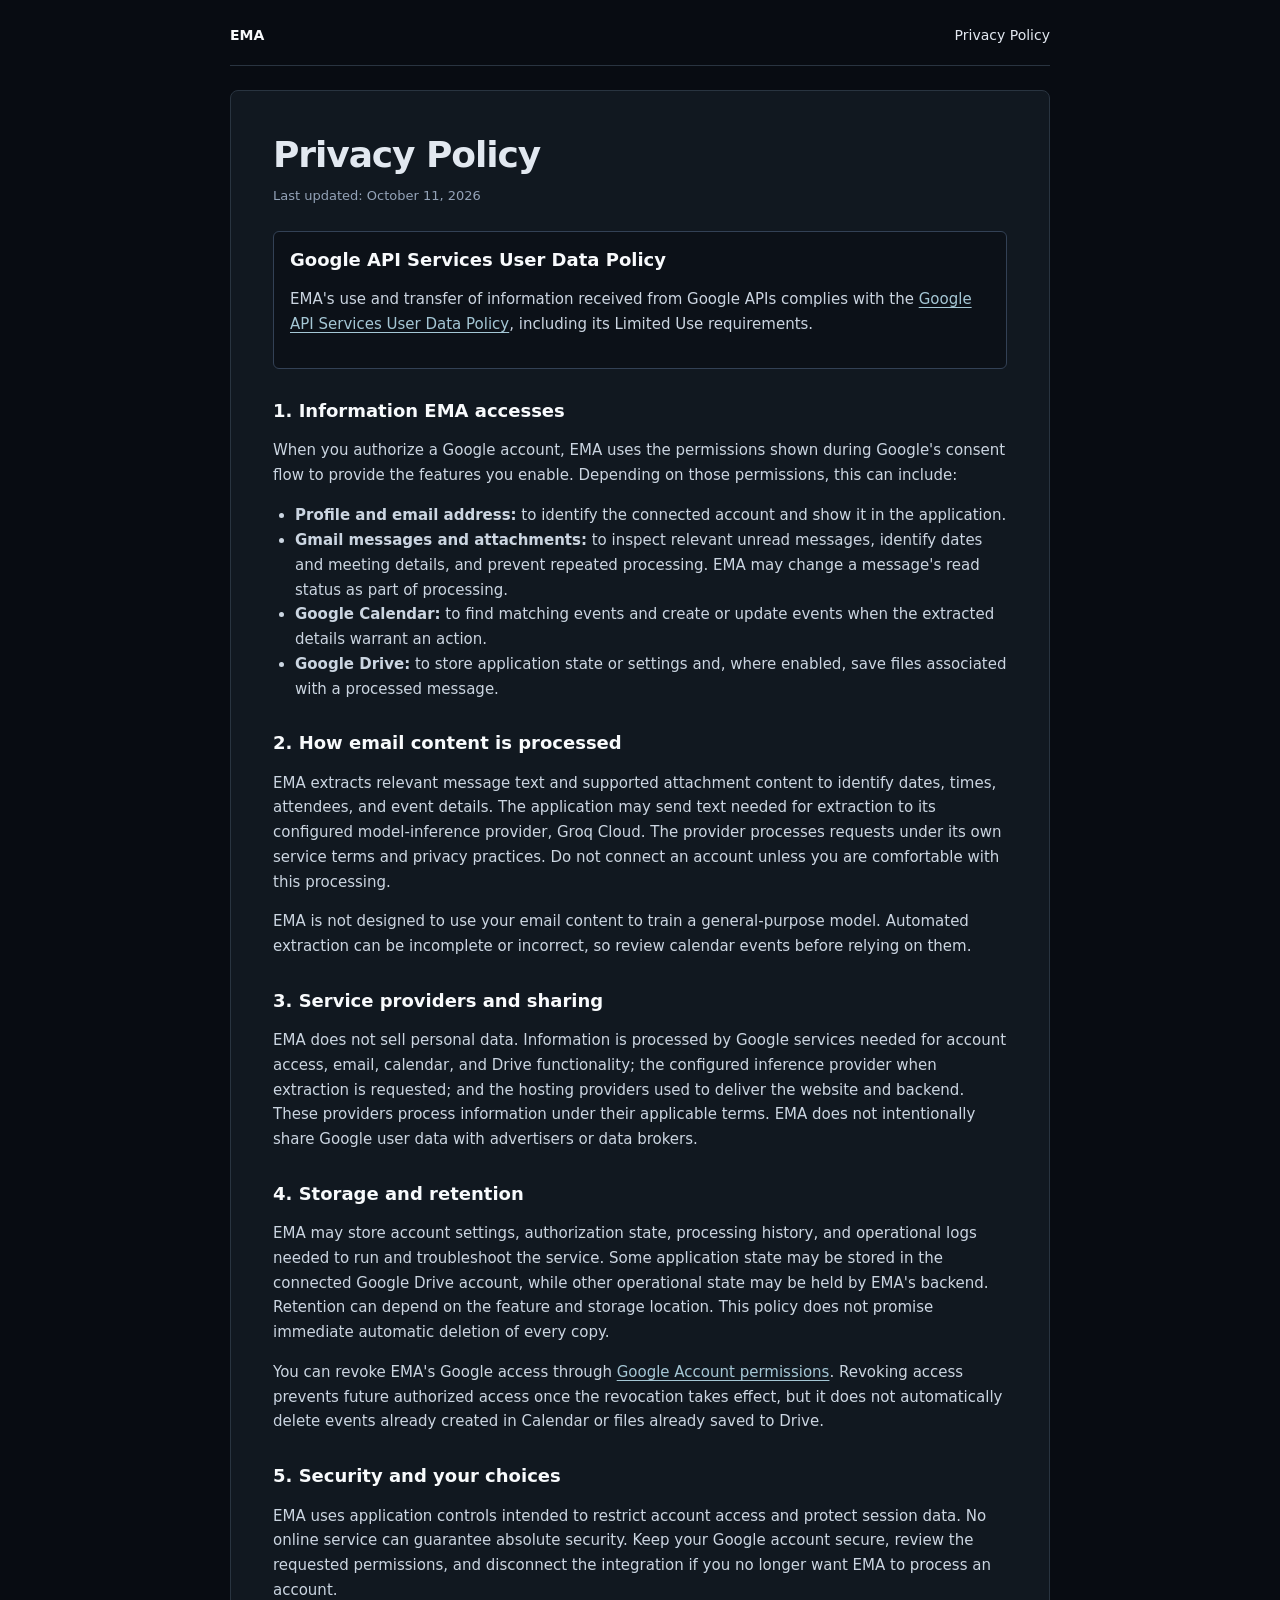
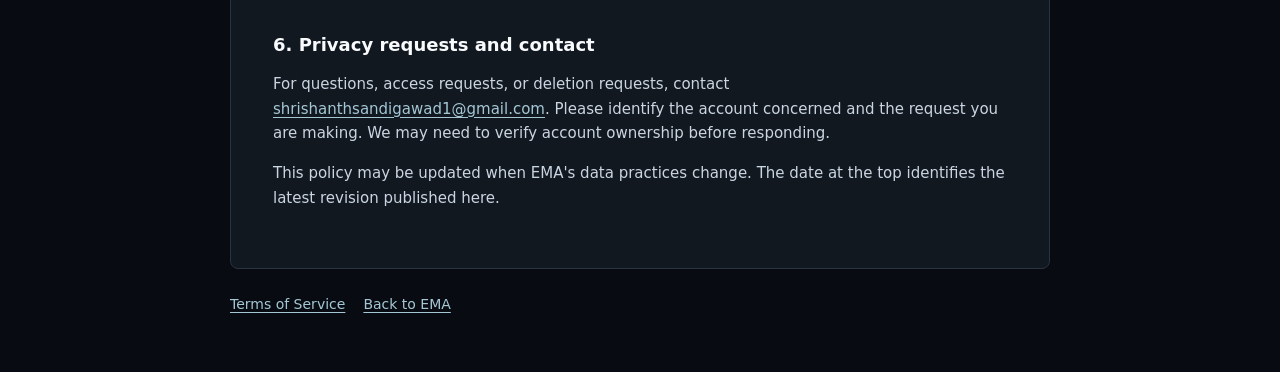
<file: frontend/privacy.html>
<!DOCTYPE html>
<html lang="en">
<head>
  <meta charset="UTF-8">
  <meta name="viewport" content="width=device-width, initial-scale=1, viewport-fit=cover">
  <meta name="theme-color" content="#080c12">
  <meta name="description" content="How EMA accesses, processes, stores, and protects connected account data.">
  <link rel="icon" type="image/x-icon" href="/favicon.ico">
  <title>EMA | Privacy Policy</title>
  <style>
    :root{color-scheme:dark;font-family:system-ui,-apple-system,BlinkMacSystemFont,"Segoe UI",sans-serif;background:#080c12;color:#e2e8f0}
    *{box-sizing:border-box}
    body{margin:0;min-width:0;background:#080c12;color:#e2e8f0;line-height:1.65}
    a{color:#a5c7d5;text-underline-offset:3px;overflow-wrap:anywhere}
    a:focus-visible{outline:2px solid #93c5fd;outline-offset:3px}
    .page{width:min(860px,100%);margin:0 auto;padding:max(24px,env(safe-area-inset-top)) 20px max(32px,env(safe-area-inset-bottom))}
    nav{display:flex;align-items:center;justify-content:space-between;gap:12px;padding-bottom:18px;border-bottom:1px solid #293440;font-size:14px}
    nav a:first-child{font-weight:700;color:#f8fafc;text-decoration:none}
    .document{margin-top:24px;padding:clamp(20px,4vw,42px);background:#111820;border:1px solid #293440;border-radius:8px}
    h1{font-size:clamp(26px,4vw,36px);line-height:1.2;letter-spacing:-.03em;margin:0}
    h2{font-size:18px;line-height:1.35;margin:30px 0 8px;color:#f8fafc}
    p,li{font-size:15px;color:#cbd5e1}
    ul{padding-left:22px}
    .updated{font-size:13px;color:#94a3b8;margin:9px 0 0}
    .notice{padding:16px;border:1px solid #334155;background:#0c1118;border-radius:6px;margin:24px 0}
    code{font-size:.9em;overflow-wrap:anywhere;color:#cbd5e1}
    footer{display:flex;flex-wrap:wrap;gap:18px;margin:24px 0;font-size:14px}
    @media(max-width:480px){.page{padding-left:12px;padding-right:12px}.document{padding:18px}p,li{font-size:14px}nav{align-items:flex-start;flex-direction:column}}
  </style>
</head>
<body>
  <div class="page">
    <nav aria-label="Legal navigation"><a href="/">EMA</a><span>Privacy Policy</span></nav>
    <main class="document">
      <h1>Privacy Policy</h1>
      <p class="updated">Last updated: October 11, 2026</p>

      <div class="notice">
        <h2 style="margin-top:0">Google API Services User Data Policy</h2>
        <p>EMA's use and transfer of information received from Google APIs complies with the <a href="https://developers.google.com/terms/api-services-user-data-policy" target="_blank" rel="noopener noreferrer">Google API Services User Data Policy</a>, including its Limited Use requirements.</p>
      </div>

      <h2>1. Information EMA accesses</h2>
      <p>When you authorize a Google account, EMA uses the permissions shown during Google's consent flow to provide the features you enable. Depending on those permissions, this can include:</p>
      <ul>
        <li><strong>Profile and email address:</strong> to identify the connected account and show it in the application.</li>
        <li><strong>Gmail messages and attachments:</strong> to inspect relevant unread messages, identify dates and meeting details, and prevent repeated processing. EMA may change a message's read status as part of processing.</li>
        <li><strong>Google Calendar:</strong> to find matching events and create or update events when the extracted details warrant an action.</li>
        <li><strong>Google Drive:</strong> to store application state or settings and, where enabled, save files associated with a processed message.</li>
      </ul>

      <h2>2. How email content is processed</h2>
      <p>EMA extracts relevant message text and supported attachment content to identify dates, times, attendees, and event details. The application may send text needed for extraction to its configured model-inference provider, Groq Cloud. The provider processes requests under its own service terms and privacy practices. Do not connect an account unless you are comfortable with this processing.</p>
      <p>EMA is not designed to use your email content to train a general-purpose model. Automated extraction can be incomplete or incorrect, so review calendar events before relying on them.</p>

      <h2>3. Service providers and sharing</h2>
      <p>EMA does not sell personal data. Information is processed by Google services needed for account access, email, calendar, and Drive functionality; the configured inference provider when extraction is requested; and the hosting providers used to deliver the website and backend. These providers process information under their applicable terms. EMA does not intentionally share Google user data with advertisers or data brokers.</p>

      <h2>4. Storage and retention</h2>
      <p>EMA may store account settings, authorization state, processing history, and operational logs needed to run and troubleshoot the service. Some application state may be stored in the connected Google Drive account, while other operational state may be held by EMA's backend. Retention can depend on the feature and storage location. This policy does not promise immediate automatic deletion of every copy.</p>
      <p>You can revoke EMA's Google access through <a href="https://myaccount.google.com/permissions" target="_blank" rel="noopener noreferrer">Google Account permissions</a>. Revoking access prevents future authorized access once the revocation takes effect, but it does not automatically delete events already created in Calendar or files already saved to Drive.</p>

      <h2>5. Security and your choices</h2>
      <p>EMA uses application controls intended to restrict account access and protect session data. No online service can guarantee absolute security. Keep your Google account secure, review the requested permissions, and disconnect the integration if you no longer want EMA to process an account.</p>

      <h2>6. Privacy requests and contact</h2>
      <p>For questions, access requests, or deletion requests, contact <a href="mailto:shrishanthsandigawad1@gmail.com">shrishanthsandigawad1@gmail.com</a>. Please identify the account concerned and the request you are making. We may need to verify account ownership before responding.</p>
      <p>This policy may be updated when EMA's data practices change. The date at the top identifies the latest revision published here.</p>
    </main>
    <footer aria-label="Legal links"><a href="/terms.html">Terms of Service</a><a href="/">Back to EMA</a></footer>
  </div>
</body>
</html>
</file>
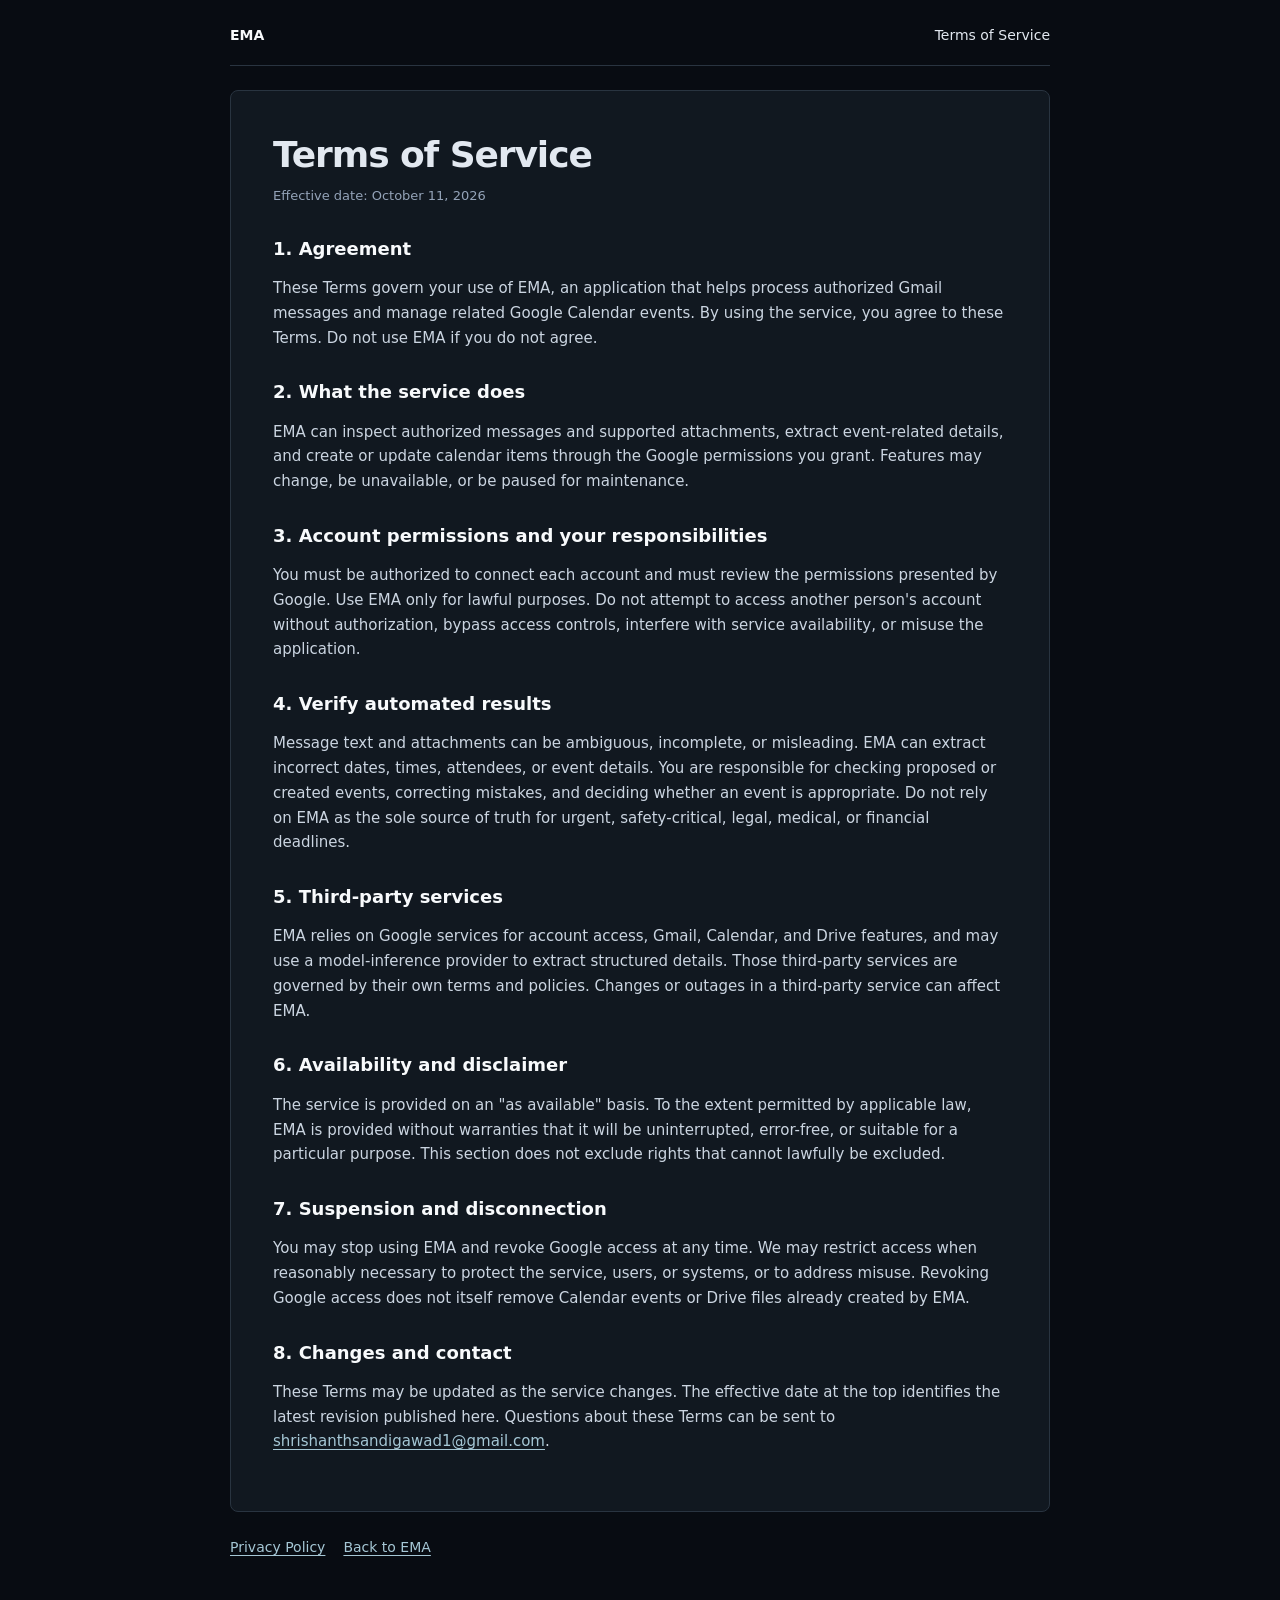
<file: frontend/terms.html>
<!DOCTYPE html>
<html lang="en">
<head>
  <meta charset="UTF-8">
  <meta name="viewport" content="width=device-width, initial-scale=1, viewport-fit=cover">
  <meta name="theme-color" content="#080c12">
  <meta name="description" content="Terms for using EMA inbox processing and calendar assistance.">
  <link rel="icon" type="image/x-icon" href="/favicon.ico">
  <title>EMA | Terms of Service</title>
  <style>
    :root{color-scheme:dark;font-family:system-ui,-apple-system,BlinkMacSystemFont,"Segoe UI",sans-serif;background:#080c12;color:#e2e8f0}
    *{box-sizing:border-box}
    body{margin:0;min-width:0;background:#080c12;color:#e2e8f0;line-height:1.65}
    a{color:#a5c7d5;text-underline-offset:3px;overflow-wrap:anywhere}
    a:focus-visible{outline:2px solid #93c5fd;outline-offset:3px}
    .page{width:min(860px,100%);margin:0 auto;padding:max(24px,env(safe-area-inset-top)) 20px max(32px,env(safe-area-inset-bottom))}
    nav{display:flex;align-items:center;justify-content:space-between;gap:12px;padding-bottom:18px;border-bottom:1px solid #293440;font-size:14px}
    nav a:first-child{font-weight:700;color:#f8fafc;text-decoration:none}
    .document{margin-top:24px;padding:clamp(20px,4vw,42px);background:#111820;border:1px solid #293440;border-radius:8px}
    h1{font-size:clamp(26px,4vw,36px);line-height:1.2;letter-spacing:-.03em;margin:0}
    h2{font-size:18px;line-height:1.35;margin:30px 0 8px;color:#f8fafc}
    p,li{font-size:15px;color:#cbd5e1}
    .updated{font-size:13px;color:#94a3b8;margin:9px 0 0}
    footer{display:flex;flex-wrap:wrap;gap:18px;margin:24px 0;font-size:14px}
    @media(max-width:480px){.page{padding-left:12px;padding-right:12px}.document{padding:18px}p,li{font-size:14px}nav{align-items:flex-start;flex-direction:column}}
  </style>
</head>
<body>
  <div class="page">
    <nav aria-label="Legal navigation"><a href="/">EMA</a><span>Terms of Service</span></nav>
    <main class="document">
      <h1>Terms of Service</h1>
      <p class="updated">Effective date: October 11, 2026</p>

      <h2>1. Agreement</h2>
      <p>These Terms govern your use of EMA, an application that helps process authorized Gmail messages and manage related Google Calendar events. By using the service, you agree to these Terms. Do not use EMA if you do not agree.</p>

      <h2>2. What the service does</h2>
      <p>EMA can inspect authorized messages and supported attachments, extract event-related details, and create or update calendar items through the Google permissions you grant. Features may change, be unavailable, or be paused for maintenance.</p>

      <h2>3. Account permissions and your responsibilities</h2>
      <p>You must be authorized to connect each account and must review the permissions presented by Google. Use EMA only for lawful purposes. Do not attempt to access another person's account without authorization, bypass access controls, interfere with service availability, or misuse the application.</p>

      <h2>4. Verify automated results</h2>
      <p>Message text and attachments can be ambiguous, incomplete, or misleading. EMA can extract incorrect dates, times, attendees, or event details. You are responsible for checking proposed or created events, correcting mistakes, and deciding whether an event is appropriate. Do not rely on EMA as the sole source of truth for urgent, safety-critical, legal, medical, or financial deadlines.</p>

      <h2>5. Third-party services</h2>
      <p>EMA relies on Google services for account access, Gmail, Calendar, and Drive features, and may use a model-inference provider to extract structured details. Those third-party services are governed by their own terms and policies. Changes or outages in a third-party service can affect EMA.</p>

      <h2>6. Availability and disclaimer</h2>
      <p>The service is provided on an "as available" basis. To the extent permitted by applicable law, EMA is provided without warranties that it will be uninterrupted, error-free, or suitable for a particular purpose. This section does not exclude rights that cannot lawfully be excluded.</p>

      <h2>7. Suspension and disconnection</h2>
      <p>You may stop using EMA and revoke Google access at any time. We may restrict access when reasonably necessary to protect the service, users, or systems, or to address misuse. Revoking Google access does not itself remove Calendar events or Drive files already created by EMA.</p>

      <h2>8. Changes and contact</h2>
      <p>These Terms may be updated as the service changes. The effective date at the top identifies the latest revision published here. Questions about these Terms can be sent to <a href="mailto:shrishanthsandigawad1@gmail.com">shrishanthsandigawad1@gmail.com</a>.</p>
    </main>
    <footer aria-label="Legal links"><a href="/privacy.html">Privacy Policy</a><a href="/">Back to EMA</a></footer>
  </div>
</body>
</html>
</file>
